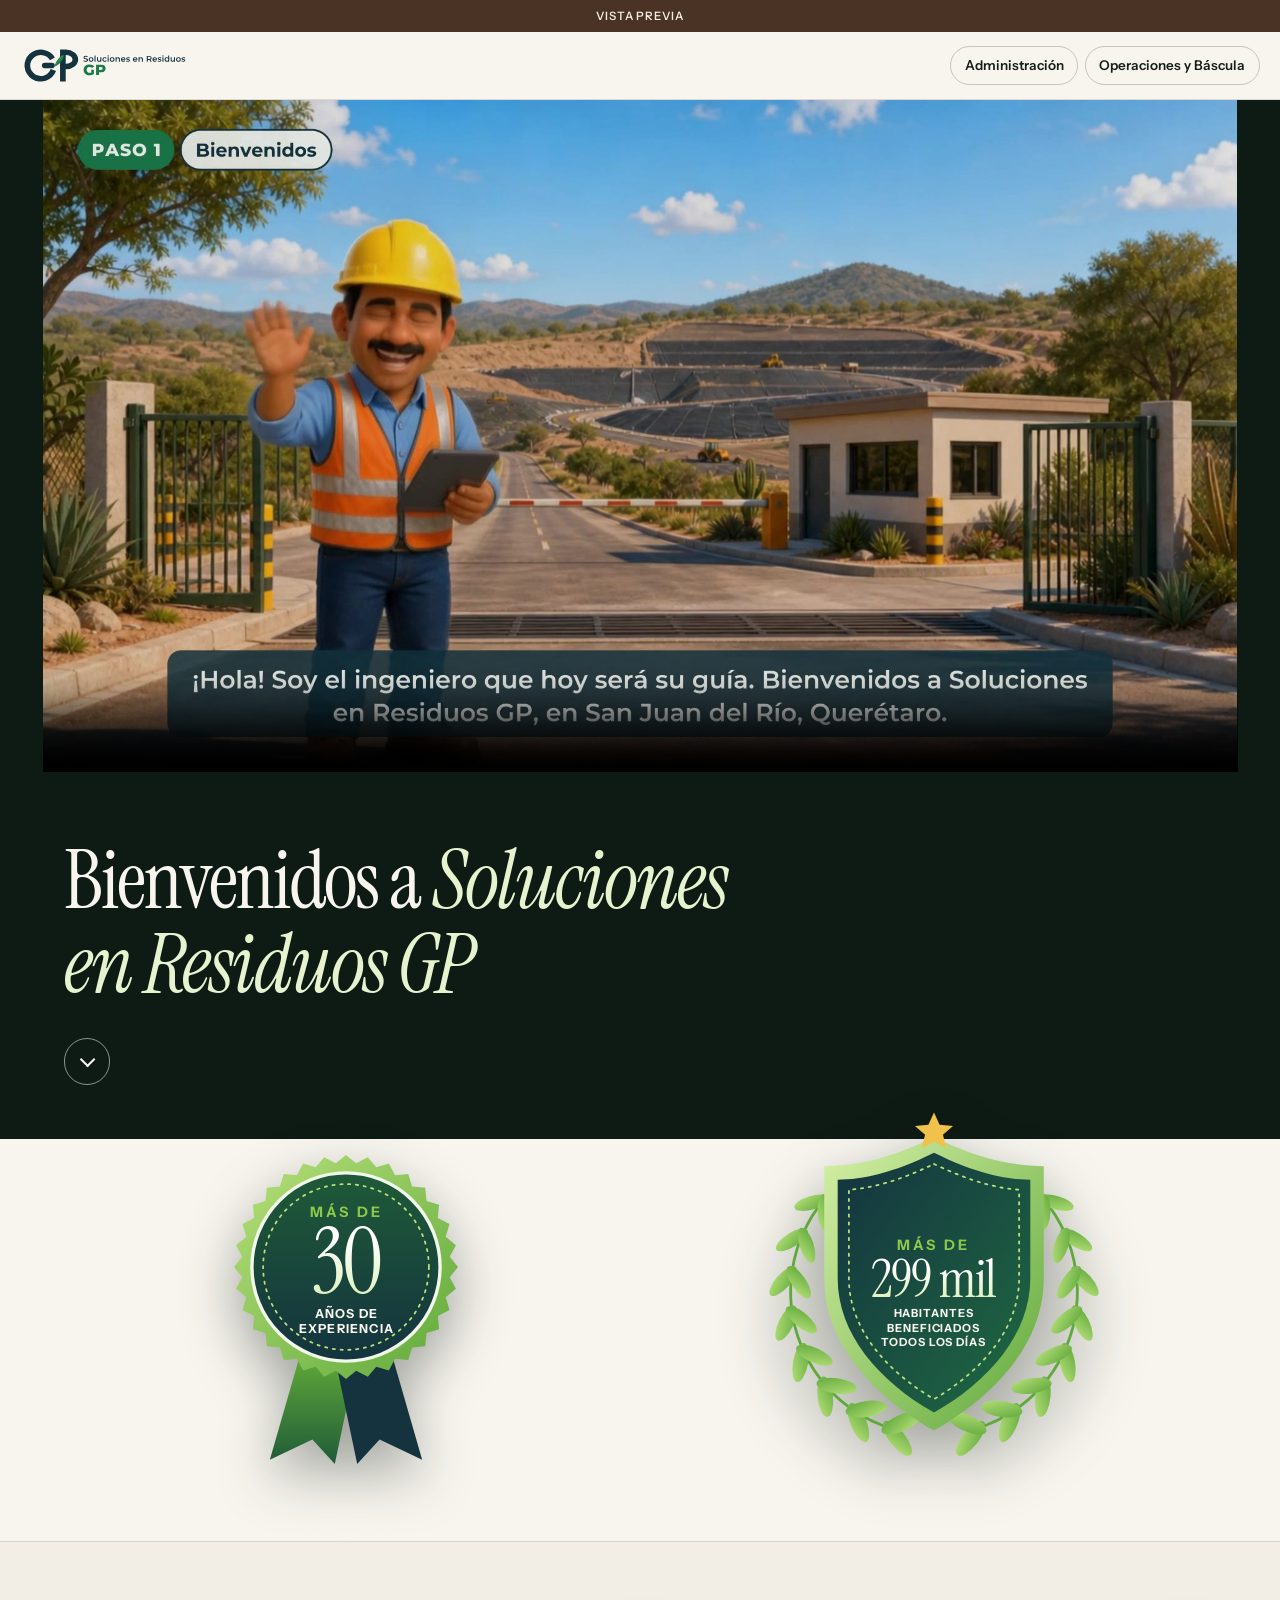
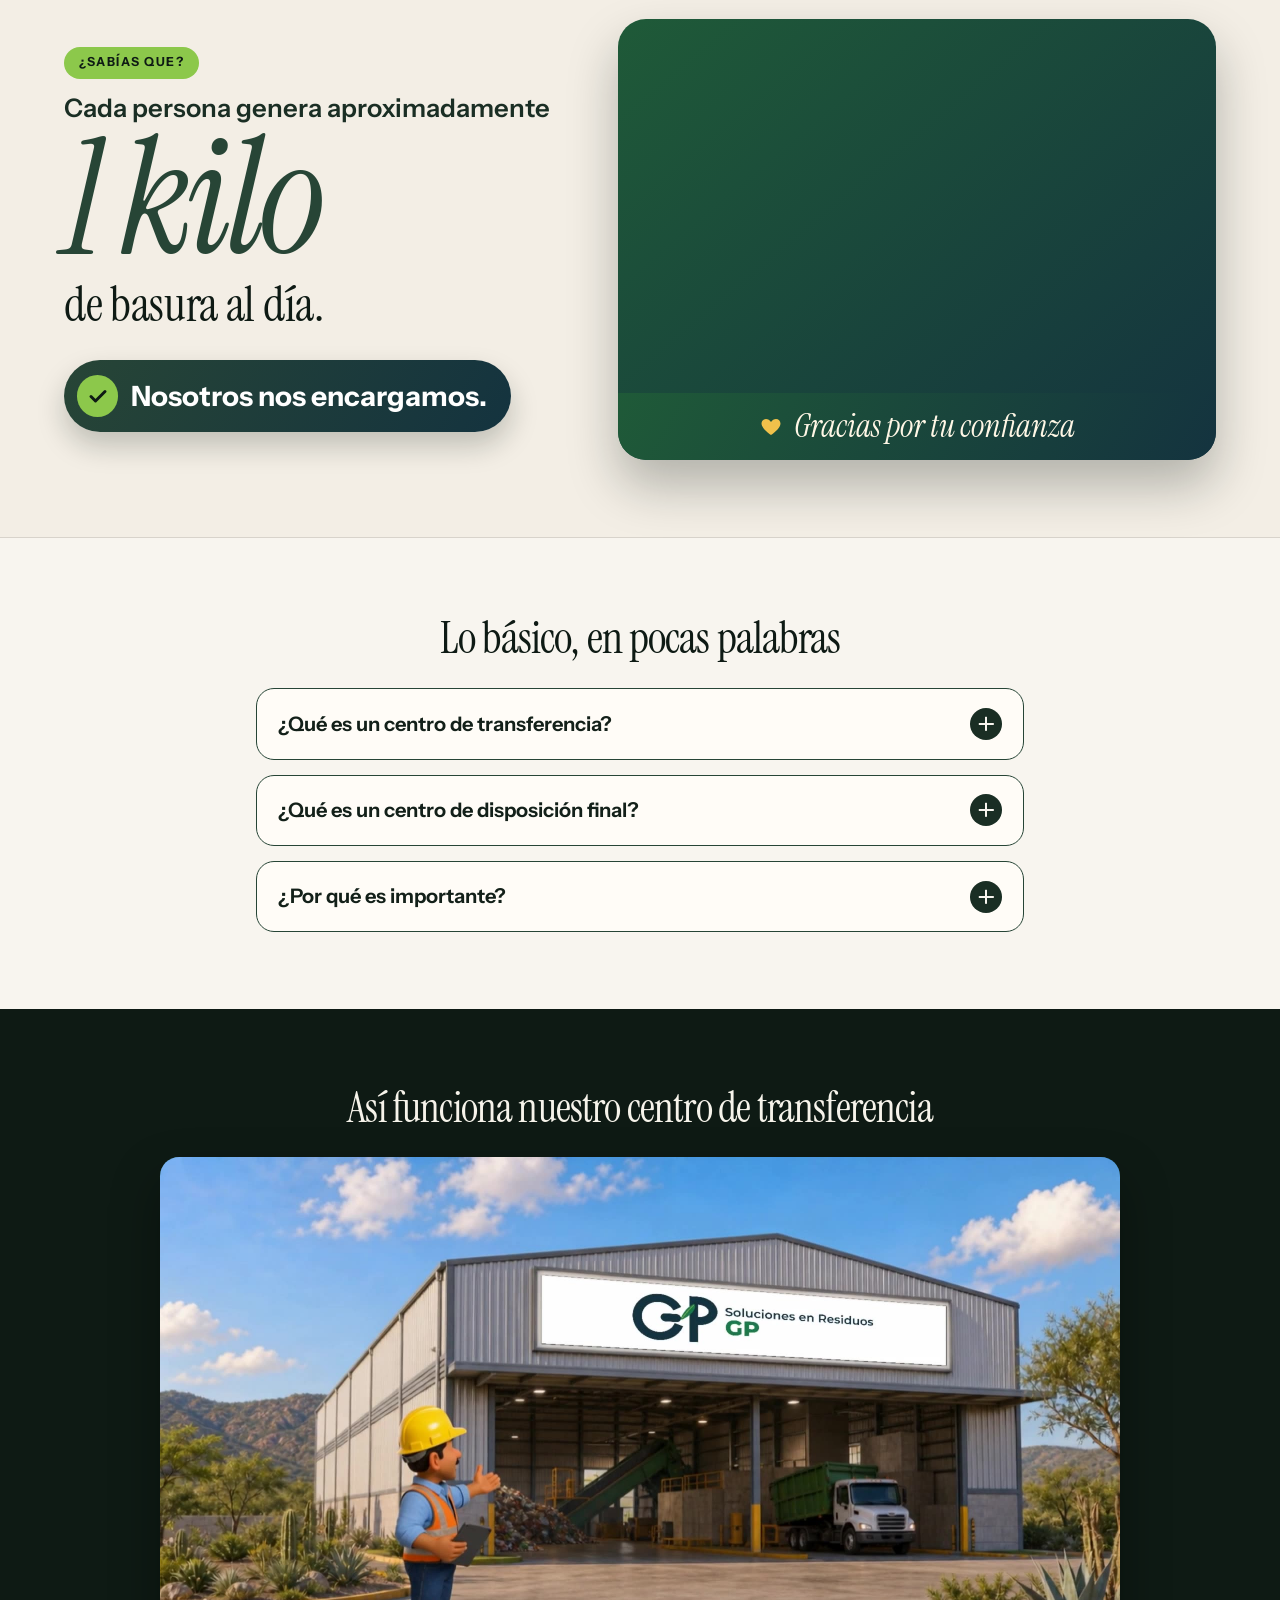
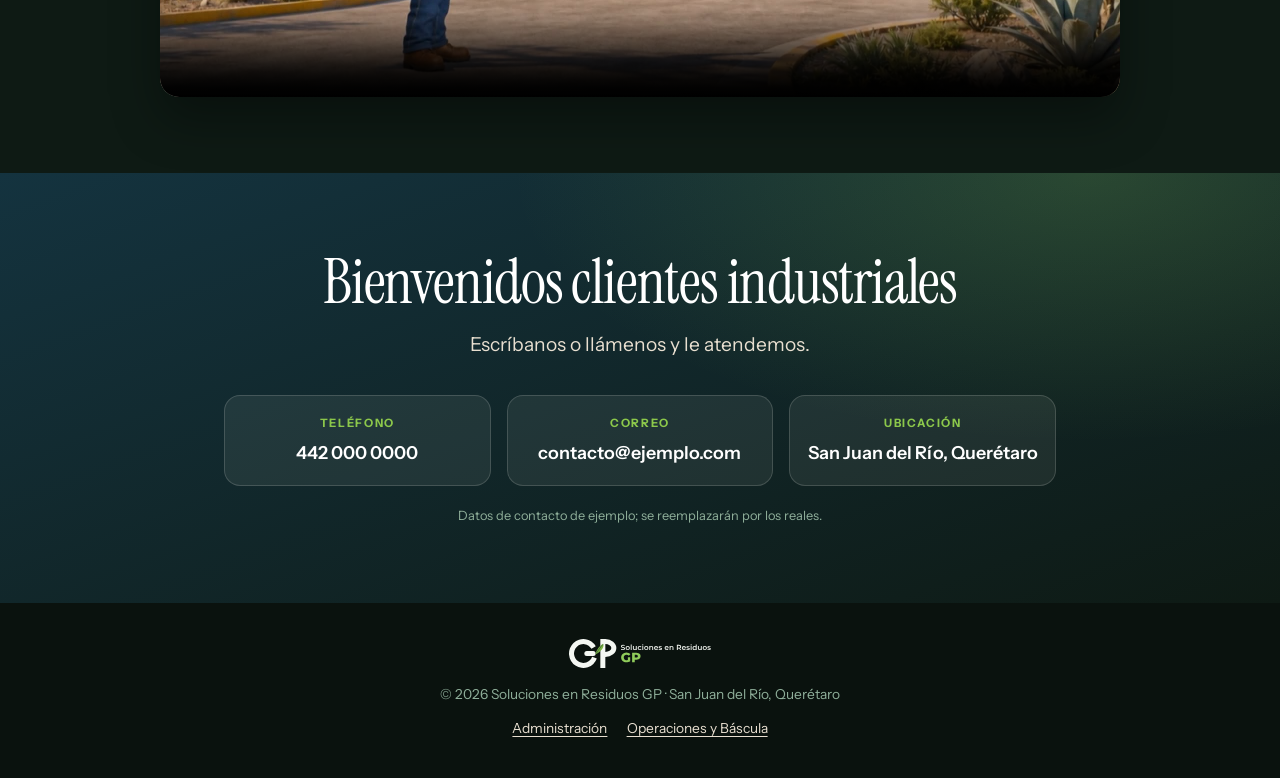
<file: index.html>
<!DOCTYPE html>
<html lang="es">
<head>
  <meta charset="utf-8">
  <meta name="viewport" content="width=device-width, initial-scale=1">
  <meta name="robots" content="noindex,nofollow">
  <title>Soluciones en Residuos GP · Relleno sanitario en San Juan del Río, Querétaro</title>
  <meta name="description" content="Soluciones en Residuos GP: más de 30 años de experiencia y más de 300 mil habitantes beneficiados todos los días en San Juan del Río, Querétaro.">
  <meta name="theme-color" content="#132019">
  <meta property="og:type" content="website">
  <meta property="og:locale" content="es_MX">
  <meta property="og:title" content="Soluciones en Residuos GP · San Juan del Río, Qro.">
  <meta property="og:description" content="Más de 30 años de experiencia. Más de 300 mil habitantes beneficiados todos los días.">
  <!-- EDITAR al publicar: og:image necesita la dirección completa (https://DOMINIO/media/gp-relleno-portada-1920x1080.jpg). Aún no hay dominio. -->
  <meta property="og:image" content="media/gp-relleno-portada-1920x1080.jpg">
  <meta property="og:image:width" content="1920">
  <meta property="og:image:height" content="1080">
  <meta name="twitter:card" content="summary_large_image">
  <link rel="icon" type="image/png" sizes="512x512" href="img/favicon-gp-512.png">
  <link rel="apple-touch-icon" href="img/favicon-gp-512.png">
  <link rel="stylesheet" href="css/estilos.css">
  <link rel="stylesheet" href="css/landing.css">
</head>
<body class="lp">
  <a class="skip" href="#contenido">Saltar al contenido</a>
  <div class="chrome">
    <div class="preview-bar">Vista previa</div>
    <header class="lp-head">
      <div class="lp-head__inner">
        <a class="lp-logo" href="#inicio" aria-label="Soluciones en Residuos GP, inicio">
          <img src="img/logo-gp-horizontal.svg" width="900" height="220" alt="Soluciones en Residuos GP">
        </a>
        <nav class="lp-access-nav" aria-label="Accesos de trabajo">
          <a href="vista-previa.html">Administración</a>
          <a href="vista-previa.html">Operaciones<span class="lp-long"> y Báscula</span></a>
        </nav>
      </div>
    </header>
  </div>

  <main id="contenido">
    <!-- Bienvenida: video completo de DAISY (con voz, subtítulos y música). Arranca en silencio; «Activar sonido» lo escucha. -->
    <section class="lp-hero" id="inicio" aria-label="Bienvenida">
      <div class="lp-hero__player">
        <div class="lp-hero__media">
          <video class="lp-hero__video" data-hero-video aria-label="Video de bienvenida: recorrido por el centro de disposición final" muted playsinline preload="none" poster="media/gp-relleno-hero-poster-completo.jpg"
                 data-src-hd="media/gp-relleno-video-completo-1080.mp4" data-src-sd="media/gp-relleno-video-completo-720.mp4"></video>
        </div>
        <div class="lp-hero__ctrl" data-hero-ctrl hidden>
          <button class="lp-hero__btn lp-hero__sound" type="button" data-hero-sound aria-pressed="false" aria-label="Activar sonido del video de bienvenida">
            <svg class="lp-hero__sound-ico" viewBox="0 0 24 24" width="16" height="16" aria-hidden="true" focusable="false"><path d="M3 9v6h4l5 4V5L7 9H3z" fill="currentColor"/><path class="lp-s-x" d="M16 9.5l5 5m0-5l-5 5" stroke="currentColor" stroke-width="2" stroke-linecap="round" fill="none"/><path class="lp-s-on" d="M15.5 8.5a5 5 0 0 1 0 7M18 6a8.5 8.5 0 0 1 0 12" stroke="currentColor" stroke-width="2" stroke-linecap="round" fill="none"/></svg><span data-hero-sound-text>Activar sonido</span>
          </button>
          <button class="lp-hero__btn lp-hero__pause" type="button" data-hero-toggle aria-pressed="false">
            <span class="lp-hero__pause-ico" aria-hidden="true"></span><span data-hero-toggle-text>Pausar video</span>
          </button>
        </div>
      </div>
      <div class="lp-hero__content">
        <h1>Bienvenidos a <em>Soluciones en Residuos GP</em></h1>
        <a class="lp-scroll" href="#metricas" aria-label="Ver más"><span aria-hidden="true"></span></a>
      </div>
    </section>

    <!-- Métricas -->
    <section class="lp-metrics-sec" id="metricas" aria-label="Nuestra experiencia en números">
      <div class="lp-inner lp-metrics">
        <div class="lp-metric-seal" data-reveal>
          <div class="lp-seal" role="group" aria-label="Más de 30 años de experiencia">
          <svg class="lp-seal__svg" viewBox="0 0 300 330" aria-hidden="true" focusable="false">
            <defs>
              <linearGradient id="sealRing" x1="0" y1="0" x2="1" y2="1"><stop offset="0" stop-color="#b7e07a"/><stop offset="1" stop-color="#5fa83a"/></linearGradient>
              <linearGradient id="sealCore" x1="0" y1="0" x2="0" y2="1"><stop offset="0" stop-color="#1f5a38"/><stop offset="1" stop-color="#14333f"/></linearGradient>
              <linearGradient id="sealRib" x1="0" y1="0" x2="0" y2="1"><stop offset="0" stop-color="#5fa83a"/><stop offset="1" stop-color="#1f5a38"/></linearGradient>
            </defs>
            <path d="M108 232 L82 322 L120 304 L140 326 L158 240 Z" fill="url(#sealRib)"/>
            <path d="M192 232 L218 322 L180 304 L160 326 L142 240 Z" fill="#14333f"/>
            <polygon points="150.0,50.0 159.1,57.4 169.5,51.9 177.0,61.0 188.3,57.6 193.8,68.0 205.6,66.9 209.0,78.1 220.7,79.3 221.9,91.0 233.1,94.4 232.0,106.2 242.4,111.7 239.0,123.0 248.1,130.5 242.6,140.9 250.0,150.0 242.6,159.1 248.1,169.5 239.0,177.0 242.4,188.3 232.0,193.8 233.1,205.6 221.9,209.0 220.7,220.7 209.0,221.9 205.6,233.1 193.8,232.0 188.3,242.4 177.0,239.0 169.5,248.1 159.1,242.6 150.0,250.0 140.9,242.6 130.5,248.1 123.0,239.0 111.7,242.4 106.2,232.0 94.4,233.1 91.0,221.9 79.3,220.7 78.1,209.0 66.9,205.6 68.0,193.8 57.6,188.3 61.0,177.0 51.9,169.5 57.4,159.1 50.0,150.0 57.4,140.9 51.9,130.5 61.0,123.0 57.6,111.7 68.0,106.2 66.9,94.4 78.1,91.0 79.3,79.3 91.0,78.1 94.4,66.9 106.2,68.0 111.7,57.6 123.0,61.0 130.5,51.9 140.9,57.4" fill="url(#sealRing)"/>
            <circle cx="150" cy="150" r="84" fill="url(#sealCore)" stroke="#f1f7ea" stroke-width="3"/>
            <circle cx="150" cy="150" r="74" fill="none" stroke="#b7e07a" stroke-width="1.6" stroke-dasharray="2 5" stroke-linecap="round"/>
          </svg>
          <div class="lp-seal__text">
            <p class="lp-seal__kicker">Más de</p>
            <p class="lp-seal__num"><b data-count-to="30" data-suffix="">30</b></p>
            <p class="lp-seal__label">años de<br>experiencia</p>
          </div>
        </div>
        </div>
        <div class="lp-metric-seal" data-reveal>
          <div class="lp-seal lp-seal--shield" role="group" aria-label="Más de 300 mil habitantes beneficiados todos los días">
            <svg class="lp-seal__svg" viewBox="0 0 300 330" aria-hidden="true" focusable="false">
              <defs>
                <linearGradient id="shRim" x1="0" y1="0" x2="1" y2="1"><stop offset="0" stop-color="#d6f0a6"/><stop offset="1" stop-color="#5fa83a"/></linearGradient>
                <linearGradient id="shCore" x1="0" y1="0" x2="1" y2="1"><stop offset="0" stop-color="#14333f"/><stop offset="1" stop-color="#1f6a42"/></linearGradient>
                <linearGradient id="shLeaf" x1="0" y1="0" x2="1" y2="1"><stop offset="0" stop-color="#b7e07a"/><stop offset="1" stop-color="#5fa83a"/></linearGradient>
              </defs>
              <polyline points="119.0,296.2 110.7,293.8 102.6,290.9 94.7,287.4 87.1,283.5 79.7,279.0 72.7,274.0 66.0,268.6 59.7,262.7 53.8,256.4 48.3,249.7 43.3,242.7 38.8,235.3 34.8,227.7 31.3,219.8 28.3,211.7 25.9,203.4 24.1,195.0 22.8,186.5 22.1,177.9 22.0,169.2 22.5,160.6 23.6,152.1 25.2,143.6 27.4,135.2 30.1,127.1 33.4,119.1 37.3,111.4 41.6,103.9 46.4,96.8" fill="none" stroke="#5fa83a" stroke-width="2.5" stroke-linecap="round"/><ellipse cx="117.3" cy="303.0" rx="19.0" ry="7.2" transform="rotate(232.0 117.3 303.0)" fill="url(#shLeaf)"/><ellipse cx="120.7" cy="289.4" rx="19.0" ry="7.2" transform="rotate(156.0 120.7 289.4)" fill="url(#shLeaf)"/><ellipse cx="82.5" cy="288.9" rx="18.6" ry="7.1" transform="rotate(248.0 82.5 288.9)" fill="url(#shLeaf)"/><ellipse cx="89.5" cy="276.8" rx="18.6" ry="7.1" transform="rotate(172.0 89.5 276.8)" fill="url(#shLeaf)"/><ellipse cx="52.9" cy="265.8" rx="18.1" ry="6.9" transform="rotate(264.0 52.9 265.8)" fill="url(#shLeaf)"/><ellipse cx="63.0" cy="256.1" rx="18.1" ry="6.9" transform="rotate(188.0 63.0 256.1)" fill="url(#shLeaf)"/><ellipse cx="30.8" cy="235.4" rx="17.7" ry="6.7" transform="rotate(280.0 30.8 235.4)" fill="url(#shLeaf)"/><ellipse cx="43.2" cy="228.8" rx="17.7" ry="6.7" transform="rotate(204.0 43.2 228.8)" fill="url(#shLeaf)"/><ellipse cx="18.0" cy="200.1" rx="17.3" ry="6.6" transform="rotate(296.0 18.0 200.1)" fill="url(#shLeaf)"/><ellipse cx="31.6" cy="197.2" rx="17.3" ry="6.6" transform="rotate(220.0 31.6 197.2)" fill="url(#shLeaf)"/><ellipse cx="15.3" cy="162.6" rx="16.9" ry="6.4" transform="rotate(312.0 15.3 162.6)" fill="url(#shLeaf)"/><ellipse cx="29.3" cy="163.6" rx="16.9" ry="6.4" transform="rotate(236.0 29.3 163.6)" fill="url(#shLeaf)"/><ellipse cx="23.1" cy="125.8" rx="16.4" ry="6.2" transform="rotate(328.0 23.1 125.8)" fill="url(#shLeaf)"/><ellipse cx="36.3" cy="130.6" rx="16.4" ry="6.2" transform="rotate(252.0 36.3 130.6)" fill="url(#shLeaf)"/><ellipse cx="40.8" cy="92.6" rx="16.0" ry="6.1" transform="rotate(344.0 40.8 92.6)" fill="url(#shLeaf)"/><ellipse cx="52.1" cy="100.9" rx="16.0" ry="6.1" transform="rotate(268.0 52.1 100.9)" fill="url(#shLeaf)"/>
              <polyline points="181.0,296.2 189.3,293.8 197.4,290.9 205.3,287.4 212.9,283.5 220.3,279.0 227.3,274.0 234.0,268.6 240.3,262.7 246.2,256.4 251.7,249.7 256.7,242.7 261.2,235.3 265.2,227.7 268.7,219.8 271.7,211.7 274.1,203.4 275.9,195.0 277.2,186.5 277.9,177.9 278.0,169.2 277.5,160.6 276.4,152.1 274.8,143.6 272.6,135.2 269.9,127.1 266.6,119.1 262.7,111.4 258.4,103.9 253.6,96.8" fill="none" stroke="#5fa83a" stroke-width="2.5" stroke-linecap="round"/><ellipse cx="182.7" cy="303.0" rx="19.0" ry="7.2" transform="rotate(-52.0 182.7 303.0)" fill="url(#shLeaf)"/><ellipse cx="179.3" cy="289.4" rx="19.0" ry="7.2" transform="rotate(24.0 179.3 289.4)" fill="url(#shLeaf)"/><ellipse cx="217.5" cy="288.9" rx="18.6" ry="7.1" transform="rotate(-68.0 217.5 288.9)" fill="url(#shLeaf)"/><ellipse cx="210.5" cy="276.8" rx="18.6" ry="7.1" transform="rotate(8.0 210.5 276.8)" fill="url(#shLeaf)"/><ellipse cx="247.1" cy="265.8" rx="18.1" ry="6.9" transform="rotate(-84.0 247.1 265.8)" fill="url(#shLeaf)"/><ellipse cx="237.0" cy="256.1" rx="18.1" ry="6.9" transform="rotate(-8.0 237.0 256.1)" fill="url(#shLeaf)"/><ellipse cx="269.2" cy="235.4" rx="17.7" ry="6.7" transform="rotate(-100.0 269.2 235.4)" fill="url(#shLeaf)"/><ellipse cx="256.8" cy="228.8" rx="17.7" ry="6.7" transform="rotate(-24.0 256.8 228.8)" fill="url(#shLeaf)"/><ellipse cx="282.0" cy="200.1" rx="17.3" ry="6.6" transform="rotate(-116.0 282.0 200.1)" fill="url(#shLeaf)"/><ellipse cx="268.4" cy="197.2" rx="17.3" ry="6.6" transform="rotate(-40.0 268.4 197.2)" fill="url(#shLeaf)"/><ellipse cx="284.7" cy="162.6" rx="16.9" ry="6.4" transform="rotate(-132.0 284.7 162.6)" fill="url(#shLeaf)"/><ellipse cx="270.7" cy="163.6" rx="16.9" ry="6.4" transform="rotate(-56.0 270.7 163.6)" fill="url(#shLeaf)"/><ellipse cx="276.9" cy="125.8" rx="16.4" ry="6.2" transform="rotate(-148.0 276.9 125.8)" fill="url(#shLeaf)"/><ellipse cx="263.7" cy="130.6" rx="16.4" ry="6.2" transform="rotate(-72.0 263.7 130.6)" fill="url(#shLeaf)"/><ellipse cx="259.2" cy="92.6" rx="16.0" ry="6.1" transform="rotate(-164.0 259.2 92.6)" fill="url(#shLeaf)"/><ellipse cx="247.9" cy="100.9" rx="16.0" ry="6.1" transform="rotate(-88.0 247.9 100.9)" fill="url(#shLeaf)"/>
              <path d="M150 34C190 54 222 60 248 60V160C248 217 206 264 150 296C94 264 52 217 52 160V60C78 60 110 54 150 34Z" fill="url(#shRim)"/>
              <path d="M150 48C186 66 214 72 236 72V160C236 210 199 252 150 280C101 252 64 210 64 160V72C86 72 114 66 150 48Z" fill="url(#shCore)"/>
              <path d="M150 58C183 74 208 80 226 81V160C226 204 194 242 150 268C106 242 74 204 74 160V81C92 80 117 74 150 58Z" fill="none" stroke="#b7e07a" stroke-width="1.6" stroke-dasharray="2 5" stroke-linecap="round"/>
              <path d="M150 12l5 11 12 1-9 8 3 12-11-6-11 6 3-12-9-8 12-1z" fill="#f0c14b"/>
            </svg>
            <div class="lp-seal__text lp-seal__text--shield">
              <p class="lp-seal__kicker">Más de</p>
              <p class="lp-seal__num lp-seal__num--sm"><b data-count-to="300" data-suffix=" mil">300 mil</b></p>
              <p class="lp-seal__label">habitantes<br>beneficiados<br>todos los días</p>
            </div>
          </div>
        </div>
      </div>
    </section>

    <!-- ¿Sabías que? -->
    <section class="lp-know" id="sabias-que" aria-label="¿Sabías que?">
      <div class="lp-inner lp-know__grid">
        <div class="lp-know__text" data-reveal>
          <p class="lp-pill">¿Sabías que?</p>
          <h2><span class="lp-know__lead">Cada persona genera aproximadamente</span> <span class="lp-know__big"><span class="lp-hl">1&nbsp;kilo</span></span> <span class="lp-know__tail">de basura al día.</span></h2>
          <p class="lp-know__cta"><span class="lp-know__check" aria-hidden="true"><svg viewBox="0 0 24 24"><path d="M5 12.5l4.5 4.5L19 7.5"/></svg></span>Nosotros nos encargamos.</p>
        </div>
        <figure class="lp-know__photo" data-reveal>
          <picture>
            <source media="(max-width: 900px)" srcset="media/nos-encargamos/gp-nos-encargamos-1080x1080.webp" type="image/webp">
            <source media="(max-width: 900px)" srcset="media/nos-encargamos/gp-nos-encargamos-1080x1080.jpg" type="image/jpeg">
            <source srcset="media/nos-encargamos/gp-nos-encargamos-1600x1000.webp" type="image/webp">
            <img src="media/nos-encargamos/gp-nos-encargamos-1600x1000.jpg" width="1600" height="1000" loading="lazy" decoding="async"
                 alt="Un ingeniero de Soluciones en Residuos GP, con casco y chaleco, recibe la bolsa de basura de una mamá que va con su hijo en una calle del pueblo.">
          </picture>
          <figcaption class="lp-know__thanks"><svg viewBox="0 0 24 24" aria-hidden="true"><path d="M12 21s-7-4.5-9-9.2C1.5 8 3.8 5 7 5c2 0 3.7 1.1 5 3 1.3-1.9 3-3 5-3 3.2 0 5.5 3 4 6.8C19 16.5 12 21 12 21z"/></svg><span>Gracias por tu confianza</span></figcaption>
        </figure>
      </div>
    </section>

    <section class="lp-faq" id="conceptos" aria-label="Conceptos básicos">
      <div class="lp-inner lp-faq__inner">
        <h2 class="lp-faq__title">Lo básico, en pocas palabras</h2>
        <div class="lp-acc">
          <details name="conceptos" class="lp-acc__item">
            <summary><span>¿Qué es un centro de transferencia?</span><i aria-hidden="true"></i></summary>
            <div class="lp-acc__body"><p>Es una instalación intermedia donde los camiones recolectores descargan los residuos para reunirlos en vehículos de mayor capacidad y llevarlos, en menos viajes, al sitio de disposición final. Se ahorra tiempo y combustible.</p></div>
          </details>
          <details name="conceptos" class="lp-acc__item">
            <summary><span>¿Qué es un centro de disposición final?</span><i aria-hidden="true"></i></summary>
            <div class="lp-acc__body"><p>Es el sitio donde los residuos se depositan de forma controlada: en celdas impermeabilizadas, compactados y cubiertos a diario, con manejo de lixiviados y biogás. El relleno sanitario es el ejemplo más común.</p></div>
          </details>
          <details name="conceptos" class="lp-acc__item" id="importante">
            <summary><span>¿Por qué es importante?</span><i aria-hidden="true"></i></summary>
            <div class="lp-acc__body"><p>Un manejo adecuado de los residuos protege la salud pública y evita que se contaminen el suelo y el agua. Nuestro sitio cumple con la norma NOM-083-SEMARNAT-2003, que fija los requisitos ambientales para su diseño, operación y monitoreo.</p></div>
          </details>
        </div>
      </div>
    </section>

    <!-- Video del centro de transferencia (lo entrega DAISY). Mientras no exista el archivo se muestra el marcador. -->
    <section class="lp-vid" id="video-transferencia" aria-labelledby="vid-titulo">
      <div class="lp-inner lp-vid__inner">
        <h2 class="lp-vid__title" id="vid-titulo">Así funciona nuestro centro de transferencia</h2>
        <div class="lp-vid__player" data-transfer-video
             data-src-hd="media/centro-transferencia/video.mp4"
             data-src-sd="media/centro-transferencia/video-720.mp4"
             data-poster="media/centro-transferencia/poster.jpg">
          <div class="lp-vid__ph" role="img" aria-label="Espacio reservado: el video del centro de transferencia estará disponible próximamente">
            <span class="lp-vid__play" aria-hidden="true"><svg viewBox="0 0 24 24"><path d="M8 5.5v13a1 1 0 0 0 1.5.86l10.5-6.5a1 1 0 0 0 0-1.72L9.5 4.64A1 1 0 0 0 8 5.5z"/></svg></span>
            <p class="lp-vid__phtxt">Video próximamente</p>
          </div>
        </div>
      </div>
    </section>

    <!-- Clientes industriales -->
    <section class="lp-industrial" id="contacto" aria-label="Contacto">
      <div class="lp-inner lp-industrial__inner" data-reveal>
        <h2>Bienvenidos clientes industriales</h2>
        <p class="lp-industrial__lead">Escríbanos o llámenos y le atendemos.</p>
        <ul class="lp-contact">
          <li><span>Teléfono</span><a href="tel:+524420000000">442 000 0000</a></li>
          <li><span>Correo</span><a href="mailto:contacto@ejemplo.com">contacto@ejemplo.com</a></li>
          <li><span>Ubicación</span><b>San Juan del Río, Querétaro</b></li>
        </ul>
        <p class="lp-industrial__note">Datos de contacto de ejemplo; se reemplazarán por los reales.</p>
      </div>
    </section>
  </main>

  <footer class="lp-footer">
    <div class="lp-footer__inner">
      <img src="img/logo-gp-horizontal-invertida.svg" width="900" height="220" alt="Soluciones en Residuos GP" loading="lazy">
      <p>© 2026 Soluciones en Residuos GP · San Juan del Río, Querétaro</p>
      <p class="lp-footer__links"><a href="vista-previa.html">Administración</a><a href="vista-previa.html">Operaciones y Báscula</a></p>
    </div>
  </footer>

  <script src="js/principal.js"></script>
</body>
</html>
</file>
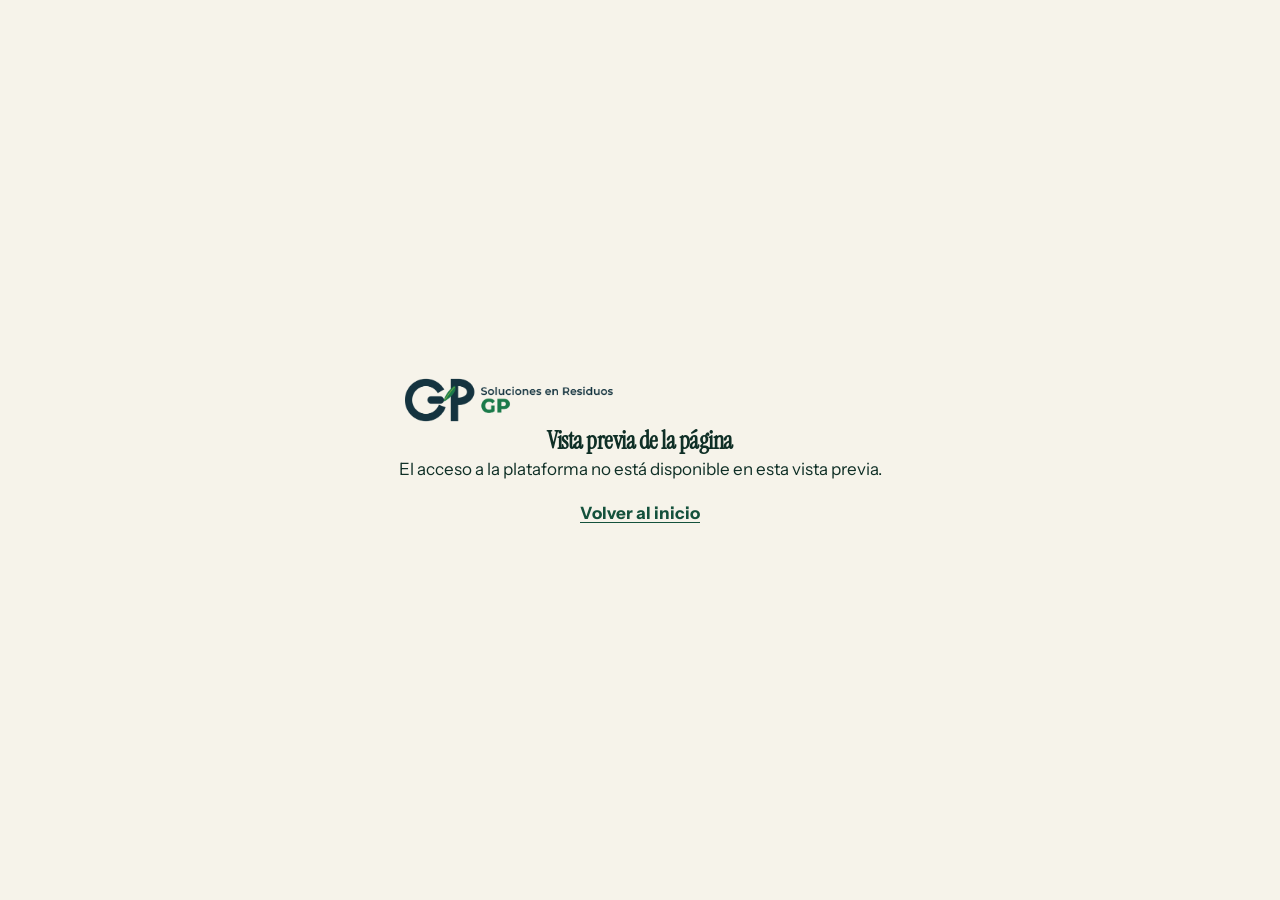
<file: vista-previa.html>
<!doctype html>
<html lang="es"><head><meta charset="utf-8"><meta name="robots" content="noindex, nofollow">
<meta name="viewport" content="width=device-width, initial-scale=1"><title>Vista previa · Soluciones en Residuos GP</title>
<link rel="stylesheet" href="css/estilos.css"></head>
<body style="display:grid;place-items:center;min-height:100vh;margin:0;font-family:'Instrument Sans',sans-serif;background:#f6f3ea;color:#0f2f26;text-align:center;padding:1.5rem">
<main><img src="img/logo-gp-horizontal.png" alt="Soluciones en Residuos GP" width="220" style="max-width:70%;height:auto">
<h1 style="font-weight:600;font-size:1.5rem">Vista previa de la página</h1>
<p>El acceso a la plataforma no está disponible en esta vista previa.</p>
<p><a href="index.html" style="color:#14513c;font-weight:700">Volver al inicio</a></p></main></body></html>
</file>
<file: css/estilos.css>
/* Vista previa local — relleno sanitario, San Juan del Río, Qro. */
@font-face {
  font-family: "Instrument Sans";
  src: url("../fonts/InstrumentSans.ttf") format("truetype");
  font-weight: 100 900;
  font-style: normal;
  font-display: swap;
}

@font-face {
  font-family: "Instrument Sans";
  src: url("../fonts/InstrumentSans-Italic.ttf") format("truetype");
  font-weight: 100 900;
  font-style: italic;
  font-display: swap;
}

@font-face {
  font-family: "Instrument Serif";
  src: url("../fonts/InstrumentSerif.ttf") format("truetype");
  font-weight: 400;
  font-style: normal;
  font-display: swap;
}

@font-face {
  font-family: "Instrument Serif";
  src: url("../fonts/InstrumentSerif-Italic.ttf") format("truetype");
  font-weight: 400;
  font-style: italic;
  font-display: swap;
}

:root {
  --green-950: #0e1a14;
  --green-900: #132019;
  --green-800: #1a2e24;
  --green-700: #274536;
  --green-600: #356049;
  --green-500: #4a7c5e;
  --green-300: #8faf9a;
  --green-200: #c5d6cb;
  --earth-800: #4a3224;
  --earth-600: #7a5133;
  --earth-500: #9a6a42;
  --earth-400: #c1966a;
  --sand-300: #d9cebc;
  --sand-200: #e8dfd0;
  --sand-100: #f3eee5;
  --sand-50: #f8f5ef;
  --paper: #f8f5ef;
  --ink: #161714;
  --ink-soft: #3a3c37;
  --ink-mute: #6a6c66;
  --line: rgba(22, 23, 20, 0.12);
  --line-strong: rgba(22, 23, 20, 0.22);
  --cream: #f4efe6;
  --white: #fffcf7;
  --danger: #8a3b2b;
  --header-h: 4.25rem;
  --preview-h: 2rem;
  --shadow: 0 18px 40px rgba(14, 26, 20, 0.14);
  --radius: 14px;
  --font-sans: "Instrument Sans", "Segoe UI", sans-serif;
  --font-serif: "Instrument Serif", Georgia, serif;
  --content: 72rem;
}

*,
*::before,
*::after {
  box-sizing: border-box;
}

html {
  scroll-behavior: smooth;
  scroll-padding-top: calc(var(--header-h) + var(--preview-h) + 0.5rem);
}

body {
  margin: 0;
  font-family: var(--font-sans);
  font-size: 1.0625rem;
  line-height: 1.65;
  color: var(--ink);
  background: var(--paper);
  -webkit-font-smoothing: antialiased;
  text-rendering: optimizeLegibility;
}

img,
svg {
  display: block;
  max-width: 100%;
}

a {
  color: inherit;
  text-decoration-thickness: 1px;
  text-underline-offset: 0.18em;
}

button,
input,
select,
textarea {
  font: inherit;
  color: inherit;
}

h1,
h2,
h3,
h4 {
  margin: 0;
  font-weight: 400;
  line-height: 1.15;
  letter-spacing: -0.02em;
}

h1,
h2,
.serif {
  font-family: var(--font-serif);
}

p {
  margin: 0;
}

p + p {
  margin-top: 1rem;
}

:focus-visible {
  outline: 2px solid var(--green-600);
  outline-offset: 3px;
}

.skip {
  position: absolute;
  left: 1rem;
  top: -4rem;
  z-index: 80;
  padding: 0.6rem 1rem;
  background: var(--white);
  color: var(--ink);
  border-radius: 8px;
}

.skip:focus {
  top: 0.5rem;
}

/* —— Barra de vista previa —— */
.chrome {
  position: sticky;
  top: 0;
  z-index: 60;
}

.preview-bar {
  display: flex;
  align-items: center;
  justify-content: center;
  min-height: var(--preview-h);
  padding: 0.3rem 1rem;
  background: var(--earth-800);
  color: var(--sand-100);
  font-size: 0.72rem;
  font-weight: 560;
  letter-spacing: 0.08em;
  text-transform: uppercase;
  text-align: center;
}

/* —— Encabezado —— */
.site-header {
  height: var(--header-h);
  background: rgba(248, 245, 239, 0.92);
  backdrop-filter: blur(16px);
  border-bottom: 1px solid var(--line);
}

.site-header__inner {
  display: flex;
  align-items: center;
  justify-content: space-between;
  gap: 1.25rem;
  width: min(100% - 2.5rem, 90rem);
  height: 100%;
  margin: 0 auto;
}

.nav-wrap {
  display: flex;
  align-items: center;
  gap: 1.35rem;
  min-width: 0;
}

.brand {
  display: flex;
  flex-direction: column;
  gap: 0.05rem;
  text-decoration: none;
  min-width: 0;
}

.brand__kicker {
  font-size: 0.62rem;
  font-weight: 620;
  letter-spacing: 0.14em;
  text-transform: uppercase;
  color: var(--earth-600);
}

.brand__name {
  font-family: var(--font-serif);
  font-size: 1.05rem;
  line-height: 1.2;
  color: var(--green-900);
  white-space: nowrap;
  overflow: hidden;
  text-overflow: ellipsis;
}

.nav {
  display: flex;
  align-items: center;
  gap: 1.15rem;
  flex-wrap: nowrap;
}

.nav a {
  text-decoration: none;
  font-size: 0.92rem;
  font-weight: 500;
  color: var(--ink-soft);
}

.nav a:hover {
  color: var(--green-800);
}

.header-actions {
  display: flex;
  align-items: center;
  gap: 0.5rem;
}

.btn {
  display: inline-flex;
  align-items: center;
  justify-content: center;
  gap: 0.45rem;
  padding: 0.62rem 1.05rem;
  border-radius: 999px;
  border: 1px solid transparent;
  text-decoration: none;
  font-size: 0.88rem;
  font-weight: 600;
  letter-spacing: 0.01em;
  cursor: pointer;
  transition: background 0.18s ease, color 0.18s ease, border-color 0.18s ease, transform 0.18s ease;
}

.btn:hover {
  transform: translateY(-1px);
}

.btn--admin {
  background: var(--green-800);
  color: var(--sand-50);
}

.btn--admin:hover {
  background: var(--green-700);
}

.btn--ops {
  background: transparent;
  color: var(--green-900);
  border-color: var(--green-700);
}

.btn--ops:hover {
  background: var(--green-800);
  color: var(--sand-50);
}

.btn--light {
  background: var(--sand-50);
  color: var(--green-900);
}

.btn--light:hover {
  background: var(--white);
}

.btn--ghost {
  background: transparent;
  color: var(--sand-50);
  border-color: rgba(248, 245, 239, 0.45);
}

.btn--ghost:hover {
  background: rgba(248, 245, 239, 0.12);
}

.btn--solid-earth {
  background: var(--earth-600);
  color: var(--sand-50);
}

.btn--solid-earth:hover {
  background: var(--earth-800);
}

.menu-toggle {
  display: none;
  width: 2.6rem;
  height: 2.6rem;
  padding: 0;
  border: 1px solid var(--line-strong);
  border-radius: 8px;
  background: transparent;
  cursor: pointer;
}

.menu-toggle span {
  display: block;
  width: 1.05rem;
  height: 1.5px;
  margin: 0.28rem auto;
  background: var(--ink);
}

/* —— Hero / ancla de video —— */
.hero {
  position: relative;
  min-height: calc(100vh - var(--header-h) - var(--preview-h));
  min-height: calc(100svh - var(--header-h) - var(--preview-h));
  display: grid;
  align-items: end;
  color: var(--sand-50);
  overflow: hidden;
  background: var(--green-950);
}

.hero__media {
  position: absolute;
  inset: 0;
}

.hero__art {
  width: 100%;
  height: 100%;
  object-fit: cover;
}

.hero__shade {
  position: absolute;
  inset: 0;
  background:
    linear-gradient(180deg, rgba(14, 26, 20, 0.32) 0%, rgba(14, 26, 20, 0.18) 34%, rgba(14, 26, 20, 0.9) 100%),
    linear-gradient(90deg, rgba(14, 26, 20, 0.62) 0%, rgba(14, 26, 20, 0.2) 58%, rgba(14, 26, 20, 0.22) 100%);
}

.video-badge {
  position: absolute;
  top: 1.25rem;
  left: 1.25rem;
  z-index: 2;
  display: flex;
  align-items: center;
  gap: 0.7rem;
  padding: 0.55rem 0.8rem 0.55rem 0.55rem;
  background: rgba(14, 26, 20, 0.62);
  border: 1px solid rgba(248, 245, 239, 0.18);
  border-radius: 999px;
  backdrop-filter: blur(10px);
}

.video-badge__mark {
  position: relative;
  width: 2rem;
  height: 2rem;
  flex: 0 0 2rem;
  border-radius: 50%;
  background: var(--sand-50);
}

.video-badge__mark::after {
  content: "";
  position: absolute;
  top: 50%;
  left: 55%;
  width: 0;
  height: 0;
  border-style: solid;
  border-width: 7px 0 7px 11px;
  border-color: transparent transparent transparent var(--green-900);
  transform: translate(-50%, -50%);
}

.video-badge strong {
  display: block;
  font-size: 0.8rem;
  font-weight: 680;
  letter-spacing: 0.04em;
  text-transform: uppercase;
}

.video-badge span {
  display: block;
  font-size: 0.72rem;
  color: var(--sand-200);
}

.hero__content {
  position: relative;
  z-index: 2;
  width: min(100% - 2.5rem, var(--content));
  margin: 0 auto;
  padding: 5rem 0 3.5rem;
}

.hero__kicker {
  margin: 0 0 0.85rem;
  font-size: 0.75rem;
  font-weight: 650;
  letter-spacing: 0.16em;
  text-transform: uppercase;
  color: var(--earth-400);
}

.hero h1 {
  max-width: 16ch;
  font-size: clamp(2.4rem, 5.4vw, 4.85rem);
  line-height: 0.98;
  color: var(--sand-50);
}

.hero__lead {
  max-width: 38rem;
  margin-top: 1.25rem;
  font-size: clamp(1.02rem, 1.5vw, 1.2rem);
  color: var(--sand-200);
}

.hero__meta {
  display: flex;
  flex-wrap: wrap;
  gap: 0.7rem 1.6rem;
  margin-top: 1.8rem;
  padding-top: 1.4rem;
  border-top: 1px solid rgba(248, 245, 239, 0.16);
}

.hero__meta p {
  margin: 0;
  font-size: 0.88rem;
  color: var(--sand-200);
}

.hero__meta strong {
  display: block;
  font-size: 1.05rem;
  font-weight: 650;
  color: var(--white);
}

.hero__actions {
  display: flex;
  flex-wrap: wrap;
  gap: 0.7rem;
  margin-top: 1.8rem;
}

/* —— Secciones comunes —— */
.section {
  padding: 5.5rem 0;
}

.section__inner {
  width: min(100% - 2.5rem, var(--content));
  margin: 0 auto;
}

.eyebrow {
  margin: 0 0 0.7rem;
  font-size: 0.75rem;
  font-weight: 650;
  letter-spacing: 0.14em;
  text-transform: uppercase;
  color: var(--earth-600);
}

.section h2 {
  font-size: clamp(2rem, 3.6vw, 3.15rem);
  color: var(--green-950);
}

.lede {
  max-width: 40rem;
  margin-top: 1rem;
  color: var(--ink-soft);
  font-size: 1.12rem;
}

.note {
  display: inline-block;
  margin-top: 0.85rem;
  padding: 0.15rem 0.5rem;
  border-radius: 4px;
  background: var(--sand-200);
  color: var(--earth-800);
  font-size: 0.72rem;
  font-weight: 680;
  letter-spacing: 0.06em;
  text-transform: uppercase;
}

/* —— Quiénes somos —— */
.about {
  background: var(--white);
  border-block: 1px solid var(--line);
}

.about__grid {
  display: grid;
  grid-template-columns: 1.15fr 0.85fr;
  gap: 4rem;
  align-items: start;
}

.about__text {
  max-width: 40rem;
}

.facts {
  display: grid;
  gap: 0;
  margin-top: 0.4rem;
  border-top: 1px solid var(--line);
}

.facts dt {
  margin-top: 1.15rem;
  font-size: 0.72rem;
  font-weight: 650;
  letter-spacing: 0.12em;
  text-transform: uppercase;
  color: var(--ink-mute);
}

.facts dd {
  margin: 0.25rem 0 0;
  padding-bottom: 1.15rem;
  border-bottom: 1px solid var(--line);
  font-family: var(--font-serif);
  font-size: 1.35rem;
  color: var(--green-900);
}

/* —— Trayectoria —— */
.years {
  background:
    radial-gradient(1200px 480px at 10% 0%, rgba(154, 106, 66, 0.12), transparent 60%),
    var(--sand-100);
}

.years__grid {
  display: grid;
  grid-template-columns: auto 1fr;
  gap: 4rem;
  align-items: center;
}

.years__mark {
  line-height: 0.8;
  color: var(--green-800);
}

.years__mark b {
  display: block;
  font-family: var(--font-serif);
  font-size: clamp(7rem, 16vw, 12.5rem);
  font-weight: 400;
  letter-spacing: -0.06em;
}

.years__mark span {
  display: block;
  margin-top: 0.6rem;
  font-size: 1rem;
  font-weight: 620;
  letter-spacing: 0.16em;
  text-transform: uppercase;
  color: var(--earth-600);
}

.years__text {
  max-width: 36rem;
}

/* —— Cómo funciona —— */
.process {
  background: var(--green-900);
  color: var(--sand-100);
}

.process h2,
.process .eyebrow {
  color: var(--sand-50);
}

.process .eyebrow {
  color: var(--earth-400);
}

.process .lede {
  color: var(--green-200);
}

.steps {
  display: grid;
  grid-template-columns: repeat(2, 1fr);
  gap: 1.15rem;
  margin-top: 2.6rem;
}

.step {
  padding: 1.35rem 1.35rem 1.5rem;
  background: rgba(248, 245, 239, 0.04);
  border: 1px solid rgba(248, 245, 239, 0.1);
  border-radius: var(--radius);
}

.step__num {
  display: inline-block;
  margin-bottom: 0.85rem;
  font-size: 0.75rem;
  font-weight: 680;
  letter-spacing: 0.12em;
  color: var(--earth-400);
}

.step h3 {
  margin-bottom: 0.55rem;
  font-family: var(--font-serif);
  font-size: 1.45rem;
  color: var(--sand-50);
}

.step p {
  color: var(--green-200);
  font-size: 0.98rem;
}

.step--wide {
  grid-column: 1 / -1;
}

/* —— Métricas —— */
.metrics__grid {
  display: grid;
  grid-template-columns: repeat(4, 1fr);
  gap: 1rem;
  margin-top: 2.4rem;
}

.metric {
  padding: 1.4rem 1.25rem 1.3rem;
  background: var(--white);
  border: 1px solid var(--line);
  border-radius: var(--radius);
  min-height: 11.5rem;
}

.metric--confirmed {
  background: var(--green-800);
  border-color: var(--green-800);
  color: var(--sand-50);
}

.metric__value {
  font-family: var(--font-serif);
  font-size: clamp(1.35rem, 2.2vw, 2.15rem);
  line-height: 1.1;
  letter-spacing: -0.03em;
  color: var(--green-900);
  min-height: 2.5rem;
}

.metric--confirmed .metric__value {
  font-size: clamp(3.2rem, 5vw, 4.2rem);
  color: var(--sand-50);
}

.metric__label {
  margin-top: 0.7rem;
  font-size: 0.95rem;
  font-weight: 580;
}

.metric__hint {
  display: flex;
  flex-direction: column;
  align-items: flex-start;
  gap: 0.4rem;
  margin-top: 0.55rem;
  font-size: 0.8rem;
  color: var(--ink-mute);
}

.metric__hint .note {
  margin-top: 0;
}

.metric--confirmed .metric__hint {
  color: var(--green-200);
}

/* —— Accesos —— */
.access {
  background: var(--sand-100);
  border-block: 1px solid var(--line);
}

.access__grid {
  display: grid;
  grid-template-columns: 1fr 1fr;
  gap: 1.15rem;
  margin-top: 2.4rem;
}

.access-card {
  display: flex;
  flex-direction: column;
  padding: 1.8rem 1.7rem 1.6rem;
  background: var(--white);
  border: 1px solid var(--line);
  border-radius: calc(var(--radius) + 2px);
  box-shadow: 0 8px 24px rgba(14, 26, 20, 0.04);
}

.access-card h3 {
  font-family: var(--font-serif);
  font-size: 2rem;
  color: var(--green-900);
}

.access-card p {
  margin: 0.8rem 0 1.4rem;
  color: var(--ink-soft);
  flex: 1;
}

.access-card .btn {
  align-self: flex-start;
}

/* —— Normativa —— */
.legal {
  background: var(--white);
}

.legal__grid {
  display: grid;
  grid-template-columns: 1fr 1fr;
  gap: 3.5rem;
  margin-top: 2rem;
  align-items: start;
}

.legal-card {
  padding: 1.6rem 1.6rem 1.4rem;
  background: var(--sand-50);
  border: 1px solid var(--line);
  border-radius: var(--radius);
}

.legal-card h3 {
  font-family: var(--font-sans);
  font-size: 1.05rem;
  font-weight: 680;
  letter-spacing: -0.01em;
  color: var(--green-900);
}

.legal-card p {
  margin-top: 0.7rem;
  color: var(--ink-soft);
  font-size: 0.98rem;
}

.legal-points {
  margin: 0;
  padding: 0;
  list-style: none;
}

.legal-points li {
  padding: 0.9rem 0;
  border-bottom: 1px solid var(--line);
  color: var(--ink-soft);
}

.legal-points strong {
  display: block;
  margin-bottom: 0.2rem;
  color: var(--green-900);
  font-weight: 650;
}

/* —— Contacto —— */
.contact {
  background:
    linear-gradient(180deg, var(--green-900), var(--green-950));
  color: var(--sand-100);
}

.contact h2,
.contact .eyebrow {
  color: var(--sand-50);
}

.contact .eyebrow {
  color: var(--earth-400);
}

.contact .lede {
  color: var(--green-200);
}

.contact__grid {
  display: grid;
  grid-template-columns: 0.85fr 1.15fr;
  gap: 3rem;
  margin-top: 2.4rem;
  align-items: start;
}

.contact-list {
  margin: 0;
  padding: 0;
}

.contact-list div {
  padding: 1rem 0;
  border-top: 1px solid rgba(248, 245, 239, 0.1);
}

.contact-list dt {
  font-size: 0.72rem;
  font-weight: 650;
  letter-spacing: 0.12em;
  text-transform: uppercase;
  color: var(--earth-400);
}

.contact-list dd {
  margin: 0.25rem 0 0;
  font-size: 1.15rem;
  color: var(--sand-50);
}

.form {
  padding: 1.5rem;
  background: rgba(248, 245, 239, 0.05);
  border: 1px solid rgba(248, 245, 239, 0.1);
  border-radius: calc(var(--radius) + 2px);
}

.form-row {
  display: grid;
  grid-template-columns: 1fr 1fr;
  gap: 0.85rem;
}

.field {
  display: flex;
  flex-direction: column;
  gap: 0.35rem;
  margin-bottom: 0.85rem;
}

.field label {
  font-size: 0.8rem;
  font-weight: 620;
  letter-spacing: 0.04em;
}

.field input,
.field textarea {
  width: 100%;
  padding: 0.7rem 0.8rem;
  border: 1px solid rgba(248, 245, 239, 0.16);
  border-radius: 10px;
  background: rgba(14, 26, 20, 0.35);
  color: var(--sand-50);
}

.field input::placeholder,
.field textarea::placeholder {
  color: var(--green-300);
}

.field textarea {
  min-height: 8rem;
  resize: vertical;
}

.form-note,
.form-feedback {
  margin: 0.8rem 0 0;
  font-size: 0.88rem;
  color: var(--green-200);
}

.form-feedback[hidden] {
  display: none;
}

.form-feedback.is-visible {
  color: var(--sand-50);
}

/* —— Pie —— */
.site-footer {
  padding: 2rem 0;
  background: var(--green-950);
  color: var(--green-300);
  border-top: 1px solid rgba(248, 245, 239, 0.08);
}

.site-footer__inner {
  width: min(100% - 2.5rem, var(--content));
  margin: 0 auto;
  display: flex;
  flex-wrap: wrap;
  justify-content: space-between;
  gap: 1rem;
  font-size: 0.85rem;
}

.site-footer a {
  color: var(--sand-200);
  text-decoration: none;
}

.site-footer a:hover {
  text-decoration: underline;
}

.footer-links {
  display: flex;
  flex-wrap: wrap;
  gap: 0.7rem 1.25rem;
}

.nowrap {
  white-space: nowrap;
}

/* —— Páginas de acceso (placeholder) —— */
.login-body {
  min-height: 100vh;
  background:
    radial-gradient(900px 500px at 80% -10%, rgba(154, 106, 66, 0.16), transparent 55%),
    var(--sand-100);
}

.login {
  width: min(100% - 2rem, 28rem);
  margin: 3rem auto 4rem;
  padding: 2rem 1.8rem 1.7rem;
  background: var(--white);
  border: 1px solid var(--line);
  border-radius: calc(var(--radius) + 4px);
  box-shadow: var(--shadow);
}

.login h1 {
  margin: 0.35rem 0 0.6rem;
  font-size: 2.15rem;
  color: var(--green-900);
}

.login .lede {
  margin: 0 0 1.4rem;
  font-size: 1rem;
}

.login .field input {
  background: var(--sand-50);
  border-color: var(--line-strong);
  color: var(--ink);
}

.login .btn {
  width: 100%;
  margin-top: 0.3rem;
}

.login-back {
  display: inline-block;
  margin-bottom: 1.2rem;
  font-size: 0.88rem;
  color: var(--ink-soft);
}

.login-alert {
  margin: 1rem 0 0;
  padding: 0.75rem 0.8rem;
  border-radius: 10px;
  background: var(--sand-100);
  border: 1px solid var(--line);
  font-size: 0.88rem;
  color: var(--ink-soft);
}

.login-alert[hidden] {
  display: none;
}

/* —— Responsive —— */
@media (max-width: 1180px) {
  .menu-toggle {
    display: inline-block;
  }

  .nav-wrap {
    position: fixed;
    top: calc(var(--header-h) + var(--preview-h));
    right: 0;
    left: 0;
    display: none;
    flex-direction: column;
    gap: 1rem;
    padding: 1.1rem 1.25rem 1.4rem;
    align-items: stretch;
    background: var(--paper);
    border-bottom: 1px solid var(--line);
    box-shadow: var(--shadow);
  }

  body.nav-open .nav-wrap {
    display: flex;
  }

  .nav {
    flex-direction: column;
    align-items: flex-start;
    gap: 0.85rem;
  }

  .header-actions {
    width: 100%;
  }

  .header-actions .btn {
    flex: 1;
  }

  .about__grid,
  .years__grid,
  .legal__grid,
  .contact__grid,
  .access__grid {
    grid-template-columns: 1fr;
    gap: 2rem;
  }

  .metrics__grid {
    grid-template-columns: 1fr 1fr;
  }

  .years__grid {
    gap: 1.2rem;
  }

  .form-row {
    grid-template-columns: 1fr;
  }
}

@media (max-width: 640px) {
  .site-header__inner,
  .section__inner,
  .hero__content,
  .site-footer__inner {
    width: min(100% - 1.5rem, var(--content));
  }

  .section {
    padding: 3.6rem 0;
  }

  .steps,
  .metrics__grid {
    grid-template-columns: 1fr;
  }

  .hero {
    min-height: 42rem;
  }

  .hero__content {
    width: 100%;
    margin: 0;
    padding: 7.2rem 1.25rem 2.2rem;
    background: linear-gradient(180deg, rgba(14, 26, 20, 0.05) 0%, rgba(14, 26, 20, 0.82) 18%, rgba(14, 26, 20, 0.94) 100%);
  }

  .video-badge {
    left: 1rem;
    right: 1rem;
    top: 1rem;
    width: calc(100% - 2rem);
  }

  .metrics__grid .metric {
    min-height: 0;
  }

  .hero__shade {
    background:
      linear-gradient(180deg, rgba(14, 26, 20, 0.45) 0%, rgba(14, 26, 20, 0.28) 28%, rgba(14, 26, 20, 0.94) 100%);
  }

  .brand__name {
    font-size: 0.95rem;
    max-width: 14.5rem;
  }
}

@media (prefers-reduced-motion: reduce) {
  html {
    scroll-behavior: auto;
  }

  *,
  *::before,
  *::after {
    animation: none !important;
    transition: none !important;
  }
}

.contact-list dt .note{margin:0 0 0 .4rem;padding:.05rem .4rem;background:rgba(248,245,239,.14);color:var(--sand-100);vertical-align:middle}
</file>
<file: css/landing.css>
/* Landing sencilla — Soluciones en Residuos GP (vista previa). Usa variables y fuentes de estilos.css */
.lp { --lime: #8cc84b; --lime-deep: #5da02c; --teal: #14333f; --gold: #f0c14b; }
.lp .chrome { background: transparent; }

/* Encabezado: logo + dos accesos discretos */
.lp-head { height: var(--header-h); background: rgba(248, 245, 239, .94); backdrop-filter: blur(14px); border-bottom: 1px solid var(--line); }
.lp-head__inner { width: min(100% - 2.5rem, 84rem); height: 100%; margin: 0 auto; display: flex; align-items: center; justify-content: space-between; gap: 1rem; }
.lp-logo { display: block; flex: 0 0 auto; }
.lp-logo img { height: 2.6rem; width: auto; }
.lp-access-nav { display: flex; gap: .4rem; align-items: center; }
.lp-access-nav a { padding: .45rem .85rem; border-radius: 999px; border: 1px solid var(--line-strong); color: var(--green-900); font-size: .84rem; font-weight: 600; text-decoration: none; white-space: nowrap; transition: background .18s, color .18s, border-color .18s; }
.lp-access-nav a:hover { background: var(--green-800); border-color: var(--green-800); color: var(--sand-50); }

.lp-inner { width: min(100% - 2.5rem, 72rem); margin: 0 auto; }
.lp h2 { font-family: var(--font-serif); font-weight: 400; letter-spacing: -.02em; line-height: 1.08; }
.lp-pill { display: inline-block; margin: 0 0 1rem; padding: .35rem .95rem; border-radius: 999px; background: var(--lime); color: var(--green-950); font-size: .78rem; font-weight: 750; letter-spacing: .12em; text-transform: uppercase; }
.lp-pill--dark { background: rgba(140, 200, 75, .18); color: var(--lime); border: 1px solid rgba(140, 200, 75, .5); }

/* Hero con video */
.lp-hero { position: relative; background: #0e1a14; color: var(--sand-50); }
.lp-hero__player { width: min(100%, 80rem, max(22rem, calc((100vh - var(--header-h) - var(--preview-h) - 8rem) * 16 / 9))); margin: 0 auto; }
@supports (height: 100svh) { .lp-hero__player { width: min(100%, 80rem, max(22rem, calc((100svh - var(--header-h) - var(--preview-h) - 8rem) * 16 / 9))); } }
.lp-hero__media { position: relative; aspect-ratio: 16 / 9; background: #0e1a14 url("../media/gp-relleno-hero-poster-completo.jpg") center / contain no-repeat; }
.lp-hero__video { width: 100%; height: 100%; object-fit: contain; display: block; opacity: 0; transition: opacity .8s ease; }
.lp-hero__video.is-ready { opacity: 1; }
.lp-hero__content { position: relative; z-index: 2; width: min(100% - 2.5rem, 72rem); margin: 0 auto; padding: 1.2rem 0 3.4rem; }
.lp-kicker { margin: 0 0 .9rem; font-size: .82rem; font-weight: 700; letter-spacing: .18em; text-transform: uppercase; color: var(--lime); }
.lp-hero h1 { max-width: 18ch; font-family: var(--font-serif); font-weight: 400; font-size: clamp(2.6rem, 6.4vw, 5.2rem); line-height: 1.02; letter-spacing: -.025em; text-wrap: balance; }
.lp-hero h1 em { font-style: italic; color: #e5f3cf; }
.lp-hero__lead { margin-top: 1.1rem; max-width: 32rem; font-size: clamp(1.05rem, 1.7vw, 1.3rem); color: var(--sand-100); }
.lp-scroll { display: inline-grid; place-items: center; width: 2.9rem; height: 2.9rem; margin-top: 2rem; border-radius: 50%; border: 1.5px solid rgba(248, 245, 239, .55); }
.lp-scroll span { width: .7rem; height: .7rem; border-right: 2px solid var(--sand-50); border-bottom: 2px solid var(--sand-50); transform: translateY(-2px) rotate(45deg); animation: bob 1.8s ease-in-out infinite; }
@keyframes bob { 50% { transform: translateY(3px) rotate(45deg); } }
.lp-hero__ctrl { display: flex; gap: .5rem; align-items: center; justify-content: flex-end; padding: .7rem .75rem 0; }
.lp-hero__ctrl[hidden] { display: flex; visibility: hidden; }
.lp-hero__btn { display: inline-flex; align-items: center; gap: .5rem; min-height: 2.25rem; padding: .45rem .85rem; border: 1px solid rgba(248, 245, 239, .4); border-radius: 999px; background: rgba(14, 26, 20, .55); color: var(--sand-50); font-size: .78rem; font-weight: 600; cursor: pointer; backdrop-filter: blur(8px); }
.lp-hero__btn:hover { background: rgba(14, 26, 20, .75); }
.lp-hero__sound-ico { flex: 0 0 auto; }
.lp-hero__sound[aria-pressed="true"] .lp-s-x, .lp-hero__sound[aria-pressed="false"] .lp-s-on { display: none; }
.lp-hero__pause-ico { width: .7rem; height: .8rem; border-left: 3px solid currentColor; border-right: 3px solid currentColor; }
.lp-hero__pause[aria-pressed="true"] .lp-hero__pause-ico { width: 0; height: 0; border: 0; border-style: solid; border-width: .4rem 0 .4rem .7rem; border-color: transparent transparent transparent currentColor; }

/* Métricas */
.lp-metrics-sec { position: relative; padding: 0 0 4.5rem; margin-top: -2.5rem; z-index: 3; }
.lp-metrics { display: grid; grid-template-columns: 1fr 1fr; gap: 1.4rem; }
.lp-metric { position: relative; overflow: hidden; padding: 2.4rem 2rem 2.2rem; border-radius: 26px; color: var(--sand-50); box-shadow: 0 24px 50px rgba(14, 26, 20, .28); isolation: isolate; text-align: left; }
.lp-metric::before { content: ""; position: absolute; inset: 0; z-index: -2; background: linear-gradient(140deg, #1f5a38 0%, #14333f 100%); }
.lp-metric--b::before { background: linear-gradient(140deg, #14333f 0%, #1a5a43 100%); }
.lp-metric::after { content: ""; position: absolute; right: -4rem; top: -4rem; width: 14rem; height: 14rem; z-index: -1; border-radius: 50%; background: radial-gradient(circle, rgba(140, 200, 75, .42), rgba(140, 200, 75, 0) 68%); }
.lp-metric__ico { display: grid; place-items: center; width: 3.6rem; height: 3.6rem; margin-bottom: 1rem; border-radius: 18px; background: rgba(140, 200, 75, .18); border: 1px solid rgba(140, 200, 75, .5); }
.lp-metric__ico svg { width: 2.2rem; height: 2.2rem; fill: none; stroke: var(--lime); stroke-width: 2.2; stroke-linecap: round; stroke-linejoin: round; }
.lp-metric__kicker { margin: 0; font-size: 1rem; font-weight: 700; letter-spacing: .16em; text-transform: uppercase; color: var(--lime); }
.lp-metric__num { margin: .1rem 0 0; font-family: var(--font-serif); font-size: clamp(4.4rem, 9vw, 7.2rem); line-height: .95; letter-spacing: -.03em; color: #fff; }
.lp-metric__num b { font-weight: 400; background: linear-gradient(180deg, #ffffff 30%, #cfeaa2 100%); -webkit-background-clip: text; background-clip: text; color: transparent; font-variant-numeric: tabular-nums; }
.lp-metric__label { margin: .5rem 0 0; font-size: clamp(1.15rem, 2vw, 1.5rem); font-weight: 560; color: var(--sand-100); }

/* ¿Sabías que? */
.lp-know { padding: 4.8rem 0; background: var(--sand-100); border-block: 1px solid var(--line); }
.lp-know__grid { display: grid; grid-template-columns: 1.15fr .85fr; gap: 3rem; align-items: center; }
.lp-know h2 { font-size: clamp(2.2rem, 4.6vw, 3.8rem); color: var(--green-950); text-wrap: balance; }
.lp-hl { position: relative; white-space: nowrap; color: var(--green-700); font-style: italic; }
.lp-hl::after { content: ""; position: absolute; left: 0; right: 0; bottom: .02em; height: .22em; z-index: -1; background: var(--lime); opacity: .6; border-radius: 4px; }
.lp-know__cta { margin-top: 1.4rem; font-size: clamp(1.35rem, 2.6vw, 1.9rem); font-weight: 650; color: var(--green-800); }
.lp-know__cta::after { content: ""; display: inline-block; width: 2.4rem; height: 3px; margin-left: .8rem; vertical-align: middle; background: var(--lime-deep); border-radius: 2px; }

/* Desplegables */
.lp-faq { padding: 4.8rem 0; }
.lp-faq__inner { max-width: 48rem; }
.lp-faq__title { margin-bottom: 1.6rem; text-align: center; font-size: clamp(1.9rem, 3.6vw, 2.8rem); color: var(--green-950); }
.lp-acc { display: grid; gap: .9rem; }
.lp-acc__item { border: 1.5px solid var(--green-700); border-radius: 18px; background: var(--white); overflow: hidden; transition: box-shadow .2s, background .2s; }
.lp-acc__item[open] { background: #f1f7ea; box-shadow: 0 14px 30px rgba(14, 26, 20, .12); }
.lp-acc__item summary { display: flex; align-items: center; justify-content: space-between; gap: 1rem; padding: 1.15rem 1.3rem; cursor: pointer; list-style: none; font-size: clamp(1.05rem, 2vw, 1.25rem); font-weight: 650; color: var(--green-900); }
.lp-acc__item summary::-webkit-details-marker { display: none; }
.lp-acc__item summary i { position: relative; flex: 0 0 2rem; width: 2rem; height: 2rem; border-radius: 50%; background: var(--green-800); transition: transform .25s ease, background .2s; }
.lp-acc__item summary i::before, .lp-acc__item summary i::after { content: ""; position: absolute; left: 50%; top: 50%; width: .9rem; height: 2px; background: var(--sand-50); transform: translate(-50%, -50%); }
.lp-acc__item summary i::after { transform: translate(-50%, -50%) rotate(90deg); transition: transform .25s ease; }
.lp-acc__item[open] summary i { background: var(--lime-deep); }
.lp-acc__item[open] summary i::after { transform: translate(-50%, -50%) rotate(0); }
.lp-acc__body { padding: 0 1.3rem 1.3rem; color: var(--ink-soft); font-size: 1.04rem; line-height: 1.6; }
.lp-acc__item[open] .lp-acc__body { animation: acc-in .3s ease; }
@keyframes acc-in { from { opacity: 0; transform: translateY(-6px); } to { opacity: 1; transform: none; } }
.lp-acc__item summary:focus-visible { outline: 3px solid var(--lime-deep); outline-offset: -3px; }

/* Clientes industriales */
.lp-industrial { padding: 4.8rem 0; color: var(--sand-50); background: radial-gradient(60rem 28rem at 85% 0%, rgba(140, 200, 75, .2), rgba(140, 200, 75, 0) 60%), linear-gradient(160deg, #14333f 0%, #0e1a14 100%); }
.lp-industrial__inner { max-width: 52rem; text-align: center; }
.lp-industrial h2 { font-size: clamp(2.2rem, 5vw, 3.8rem); color: #fff; }
.lp-industrial__lead { margin-top: .8rem; font-size: 1.2rem; color: var(--sand-200); }
.lp-contact { display: grid; grid-template-columns: repeat(3, 1fr); gap: 1rem; margin: 2.2rem 0 0; padding: 0; list-style: none; }
.lp-contact li { padding: 1.1rem 1rem; border-radius: 16px; background: rgba(248, 245, 239, .07); border: 1px solid rgba(248, 245, 239, .16); }
.lp-contact span { display: block; font-size: .72rem; font-weight: 700; letter-spacing: .14em; text-transform: uppercase; color: var(--lime); }
.lp-contact a, .lp-contact b { display: block; margin-top: .3rem; font-size: 1.12rem; font-weight: 600; color: #fff; text-decoration: none; overflow-wrap: anywhere; }
.lp-contact a:hover { text-decoration: underline; }
.lp-industrial__note { margin-top: 1.2rem; font-size: .8rem; color: var(--green-300); }

/* Pie mínimo */
.lp-footer { padding: 2rem 0 2.4rem; background: #0a120e; color: var(--green-300); text-align: center; font-size: .86rem; }
.lp-footer__inner { width: min(100% - 2.5rem, 72rem); margin: 0 auto; display: grid; gap: .7rem; justify-items: center; }
.lp-footer img { height: 2.3rem; width: auto; }
.lp-footer p { margin: 0; }
.lp-footer__links { display: flex; gap: 1.2rem; }
.lp-footer__links a { color: var(--sand-200); text-underline-offset: .2em; }

/* Aparición al desplazar */
[data-reveal] { opacity: 0; transform: translateY(22px); transition: opacity .7s ease, transform .7s cubic-bezier(.2, .8, .2, 1); }
[data-reveal].is-in { opacity: 1; transform: none; }
.lp-metric--b[data-reveal] { transition-delay: .12s; }
.no-io [data-reveal] { opacity: 1; transform: none; }

@media (max-width: 900px) {
  .lp-metrics { grid-template-columns: 1fr; }
  .lp-know__grid { grid-template-columns: 1fr; gap: 2rem; }
  .lp-contact { grid-template-columns: 1fr; }
}
@media (max-width: 640px) {
  .lp-head__inner, .lp-inner, .lp-hero__content { width: min(100% - 1.5rem, 72rem); }
  .lp-logo img { height: 1.9rem; }
  .lp-access-nav a { padding: .38rem .65rem; font-size: .74rem; }
  .lp-long { display: none; }
  .lp-hero__content { padding: 1rem 0 2.8rem; }
  .lp-hero__btn { padding: .4rem .7rem; font-size: .74rem; }
  .lp-metrics-sec { padding-bottom: 3rem; margin-top: -1.6rem; }
  .lp-metric { padding: 1.8rem 1.4rem 1.7rem; border-radius: 22px; }
  .lp-know, .lp-faq, .lp-industrial { padding: 3.4rem 0; }
}
@media (prefers-reduced-motion: reduce) {
  [data-reveal] { opacity: 1; transform: none; transition: none; }
  .lp-scroll span, .lp-acc__item[open] .lp-acc__body { animation: none !important; }
  .lp-hero__video { transition: none; }
}

/* Sello de calidad: más de 30 años */
.lp-metric-seal { display: grid; place-items: center; }
.lp-seal { position: relative; width: min(21rem, 100%); aspect-ratio: 300 / 330; filter: drop-shadow(0 22px 28px rgba(14, 26, 20, .38)); }
.lp-seal__svg { position: absolute; inset: 0; width: 100%; height: 100%; }
.lp-seal__text { position: absolute; left: 0; right: 0; top: 0; height: 90.9%; display: flex; flex-direction: column; align-items: center; justify-content: center; text-align: center; color: var(--sand-50); }
.lp-seal__kicker { margin: .2rem 0 0; font-size: clamp(.78rem, 1.3vw, .9rem); font-weight: 800; letter-spacing: .2em; text-transform: uppercase; color: var(--lime); }
.lp-seal__num { margin: -.1rem 0 0; font-family: var(--font-serif); font-size: clamp(4.6rem, 8vw, 5.6rem); line-height: .9; letter-spacing: -.03em; }
.lp-seal__num b { font-weight: 400; background: linear-gradient(180deg, #ffffff 30%, #cfeaa2 100%); -webkit-background-clip: text; background-clip: text; color: transparent; font-variant-numeric: tabular-nums; }
.lp-seal__label { margin: .15rem 0 0; font-size: clamp(.68rem, 1.1vw, .78rem); font-weight: 800; letter-spacing: .1em; text-transform: uppercase; line-height: 1.25; color: var(--sand-50); }
.lp-metrics { align-items: center; }
.lp-metric--b { min-height: 17rem; display: flex; flex-direction: column; justify-content: center; }
.lp-metric--b .lp-metric__label { max-width: 20ch; }
@media (max-width: 760px) { .lp-seal { width: min(17.5rem, 82vw); } .lp-metric--b { min-height: 0; } }

/* ¿Sabías que?: dato grande + imagen */
.lp-know__grid { grid-template-columns: .9fr 1.1fr; gap: clamp(2rem, 5vw, 4rem); }
.lp-know h2 { display: block; font-size: 1rem; line-height: 1; }
.lp-know__lead { display: block; font-family: var(--font-sans); font-size: clamp(1.15rem, 2.2vw, 1.6rem); font-weight: 600; color: var(--green-800); letter-spacing: 0; margin-bottom: .2rem; }
.lp-know__big { display: block; font-family: var(--font-serif); font-weight: 400; font-size: clamp(5.6rem, 14vw, 10rem); line-height: .95; letter-spacing: -.035em; color: var(--green-950); }
.lp-know__big .lp-hl { color: var(--green-700); }
.lp-know__big .lp-hl::after { height: .16em; bottom: .06em; }
.lp-know__tail { display: block; font-family: var(--font-serif); font-size: clamp(1.9rem, 4vw, 3rem); line-height: 1.1; color: var(--green-950); margin-top: .2rem; }
.lp-know__cta { display: inline-flex; align-items: center; gap: .8rem; margin-top: 1.8rem; padding: .8rem 1.5rem .8rem .8rem; border-radius: 999px; background: linear-gradient(120deg, var(--green-700), var(--teal)); color: #fff; font-size: clamp(1.25rem, 2.6vw, 1.75rem); font-weight: 700; box-shadow: 0 14px 28px rgba(14, 26, 20, .22); }
.lp-know__cta::after { content: none; }
.lp-know__check { display: grid; place-items: center; flex: 0 0 2.6rem; width: 2.6rem; height: 2.6rem; border-radius: 50%; background: var(--lime); }
.lp-know__check svg { width: 1.5rem; height: 1.5rem; fill: none; stroke: var(--green-950); stroke-width: 3; stroke-linecap: round; stroke-linejoin: round; }
.lp-know__photo { position: relative; margin: 0; border-radius: 28px; overflow: hidden; background: linear-gradient(140deg, #1f5a38 0%, #14333f 100%); box-shadow: 0 26px 50px rgba(14, 26, 20, .28); isolation: isolate; }
.lp-know__photo picture { display: block; aspect-ratio: 8 / 5; }
.lp-know__photo picture img { display: block; width: 100%; height: 100%; object-fit: cover; object-position: center bottom; }
.lp-know__thanks { display: flex; align-items: center; justify-content: center; gap: .7rem; padding: 1rem 1.4rem; background: linear-gradient(120deg, #1f5a38, #14333f); color: #fff7e6; font-family: var(--font-serif); font-style: italic; font-size: clamp(1.4rem, 2.8vw, 2rem); line-height: 1.1; }
.lp-know__thanks svg { flex: 0 0 auto; width: 1.5rem; height: 1.5rem; fill: #f0c14b; }
@media (max-width: 900px) { .lp-know__grid { grid-template-columns: 1fr; gap: 2rem; } .lp-know__photo picture { aspect-ratio: 1 / 1; } }

/* Escudo con laureles: más de 300 mil habitantes */
.lp-metrics { align-items: start; }
.lp-seal--shield .lp-seal__text { height: 100%; padding-top: .4rem; }
.lp-seal__num--sm { font-size: clamp(2.7rem, 4.6vw, 3.3rem); white-space: nowrap; letter-spacing: -.02em; }
.lp-seal--shield .lp-seal__label { font-size: clamp(.6rem, .95vw, .7rem); letter-spacing: .08em; line-height: 1.3; }
.lp-seal--shield .lp-seal__kicker { margin-top: .6rem; }
@media (max-width: 760px) { .lp-seal__num--sm { font-size: 2.9rem; } .lp-seal--shield .lp-seal__label { font-size: .68rem; } }

/* ---------- Video del centro de transferencia ---------- */
.lp-vid { padding: 4.8rem 0; background: var(--green-950, #0f2f26); }
.lp-vid__inner { max-width: 60rem; }
.lp-vid__title { margin-bottom: 1.6rem; text-align: center; font-size: clamp(1.7rem, 3.4vw, 2.6rem); color: #f6f3ea; }
.lp-vid__player { position: relative; aspect-ratio: 16 / 9; border-radius: 1.2rem; overflow: hidden; background: linear-gradient(145deg, #14513c 0%, #0f2f26 100%); box-shadow: 0 1.4rem 3rem rgba(0, 0, 0, .35); }
.lp-vid__player video { position: absolute; inset: 0; width: 100%; height: 100%; display: block; background: #0f2f26; object-fit: cover; }
.lp-vid__ph { position: absolute; inset: 0; display: grid; place-content: center; justify-items: center; gap: .9rem; border: 2px dashed rgba(167, 217, 104, .45); border-radius: inherit; margin: .7rem; }
.lp-vid__play { display: grid; place-items: center; width: clamp(3.6rem, 9vw, 5.2rem); aspect-ratio: 1; border-radius: 50%; background: #8cc63f; box-shadow: 0 .5rem 1.4rem rgba(0, 0, 0, .3); }
.lp-vid__play svg { width: 46%; fill: #0f2f26; margin-left: 6%; }
.lp-vid__phtxt { margin: 0; color: #e6efd9; font-weight: 600; letter-spacing: .12em; text-transform: uppercase; font-size: clamp(.78rem, 1.6vw, .95rem); }
@media (max-width: 760px) { .lp-vid { padding: 3.4rem 0; } .lp-vid__ph { margin: .5rem; } }
</file>
